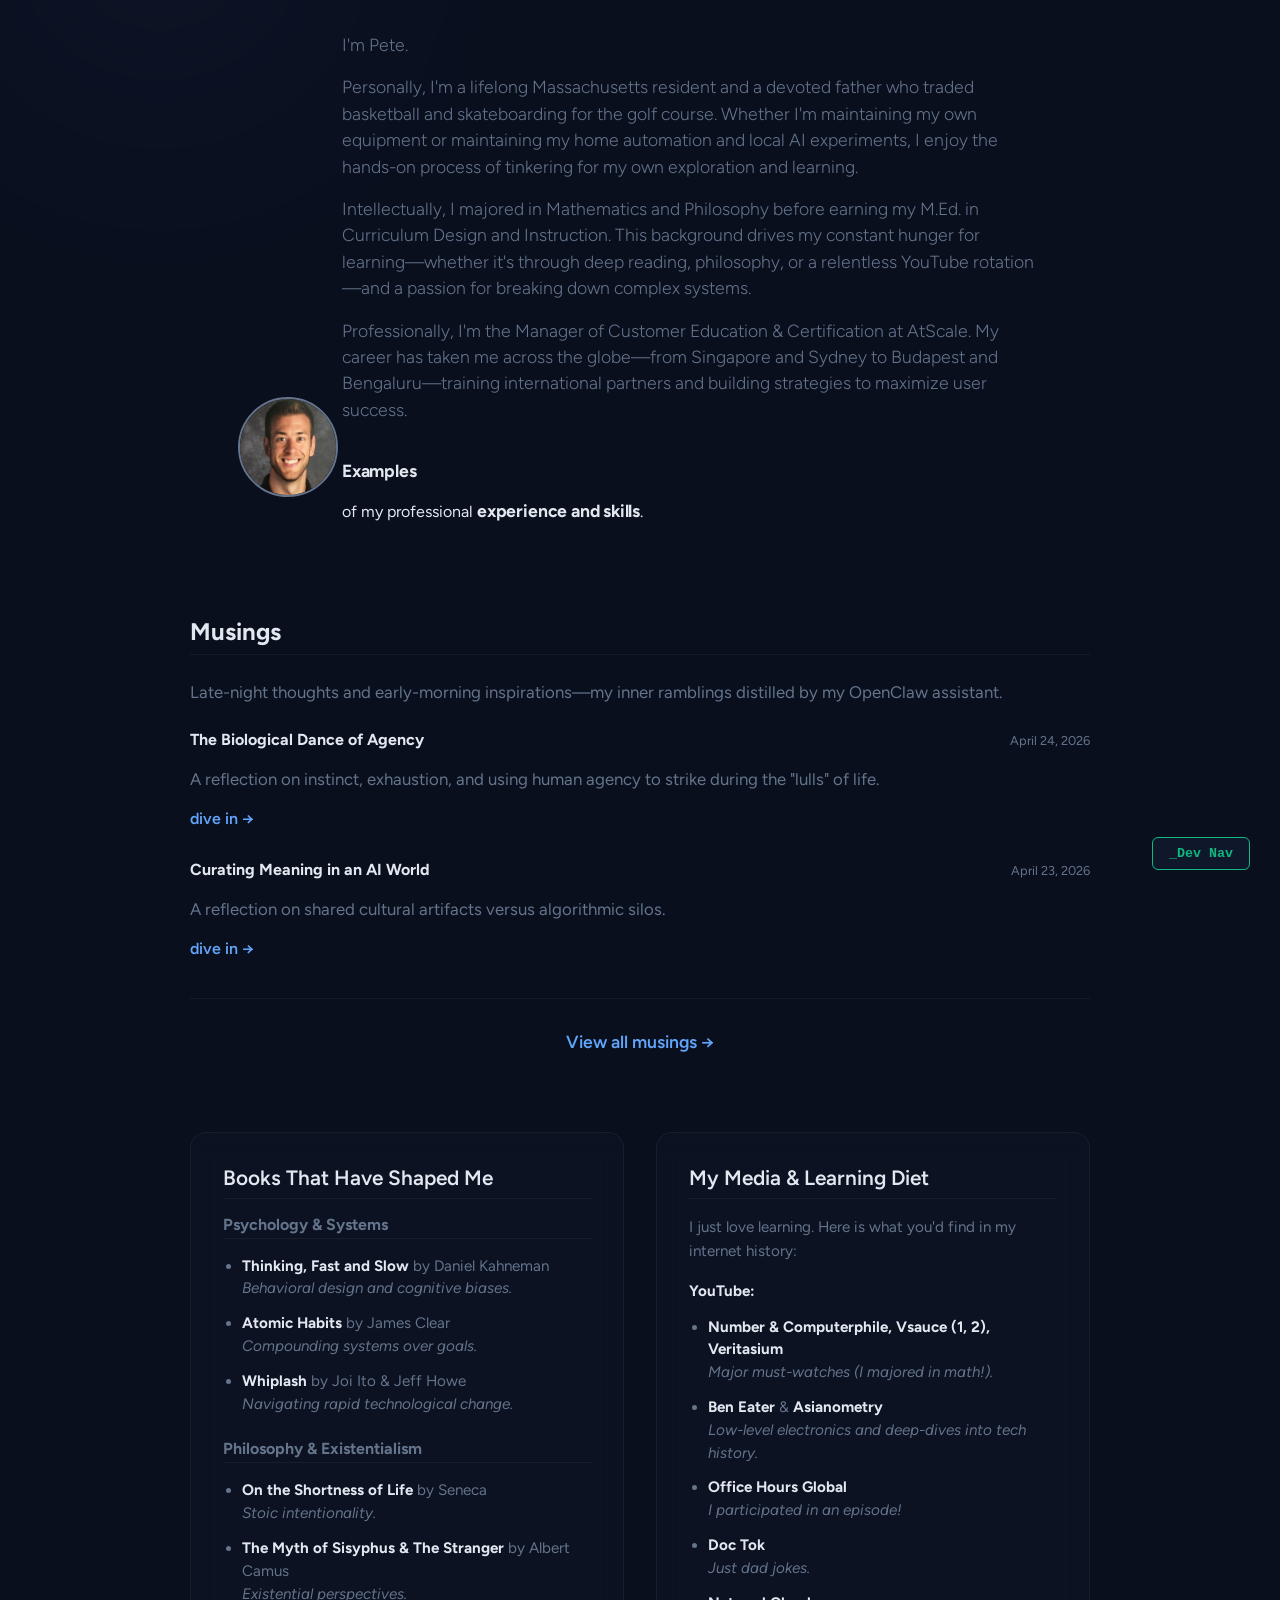
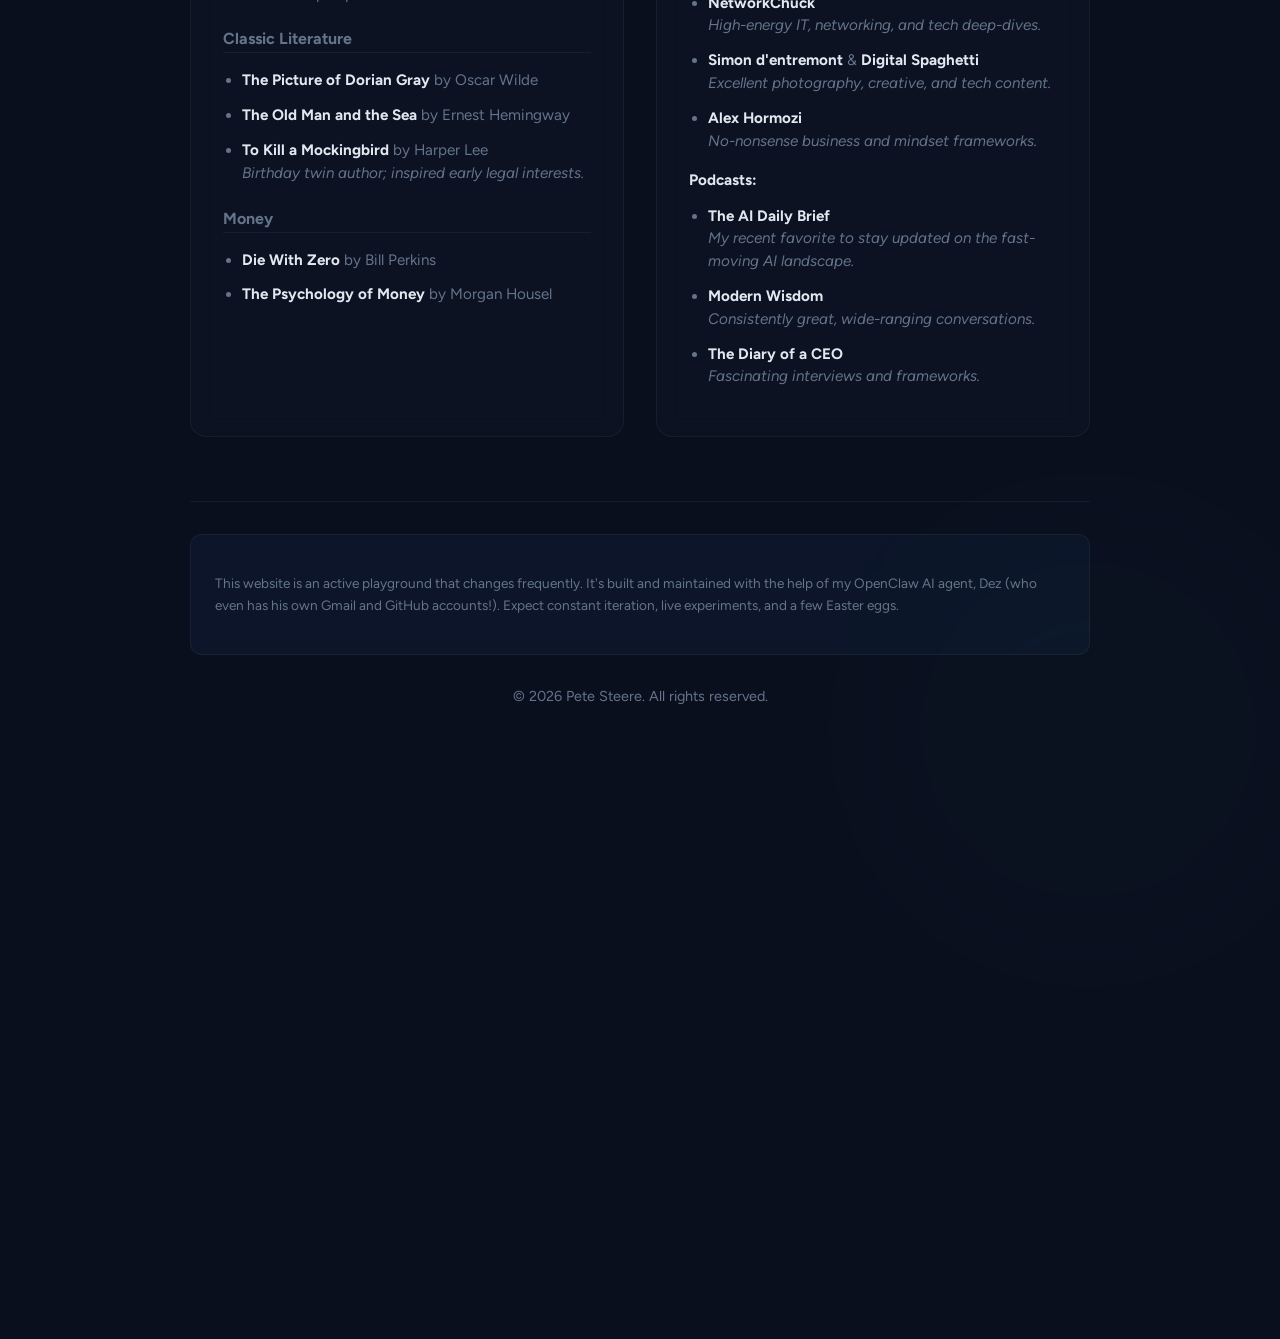
<file: index.html>
<!DOCTYPE html>
<html lang="en">
<head>
    <meta charset="UTF-8">
    <meta name="viewport" content="width=device-width, initial-scale=1.0">
    <title>Pete Steere | Professional Portfolio</title>
    <link rel="preconnect" href="https://fonts.googleapis.com">
    <link rel="preconnect" href="https://fonts.gstatic.com" crossorigin>
    <link href="https://fonts.googleapis.com/css2?family=Figtree:ital,wght@0,300..900;1,300..900&family=Inter:ital,opsz,wght@0,14..32,100..900;1,14..32,100..900&display=swap" rel="stylesheet">
    <link rel="stylesheet" href="style.css">
</head>
<body>
    <div class="ambient-light light-1"></div>
    <div class="ambient-light light-2"></div>
    
    <div class="container">
        <header>
            <img src="Portfolio/assets/documents/headshot_pete.png" 
                 alt="Pete Headshot" 
                 class="headshot-img"
                 style="margin-top: 2rem;">
            
            <div class="intro-block">
                <p>I'm Pete.</p>
                <p>Personally, I'm a lifelong Massachusetts resident and a devoted father who traded basketball and skateboarding for the golf course. Whether I'm maintaining my own equipment or maintaining my home automation and local AI experiments, I enjoy the hands-on process of tinkering for my own exploration and learning.</p>
                <p>Intellectually, I majored in Mathematics and Philosophy before earning my M.Ed. in Curriculum Design and Instruction. This background drives my constant hunger for learning—whether it's through deep reading, philosophy, or a relentless YouTube rotation—and a passion for breaking down complex systems.</p>
                <p>Professionally, I'm the Manager of Customer Education & Certification at AtScale. My career has taken me across the globe—from Singapore and Sydney to Budapest and Bengaluru—training international partners and building strategies to maximize user success.</p>
                <br>
                <p style="white-space: nowrap;">
                    <a href="Portfolio/index.html" class="text-link portfolio-link"><span class="wave-text">Examples</span><div class="link-glow"></div></a> 
                    of my professional 
                    <a href="AboutMe/index.html" class="text-link about-link"><span class="wave-text">experience and skills</span><div class="link-glow"></div></a>.
                </p>
            </div>
        </header>

        <section class="info-section">
            <div class="content-block" style="grid-column: 1 / -1;">
                <h2>Musings</h2>
                <p>Late-night thoughts and early-morning inspirations—my inner ramblings distilled by my OpenClaw assistant.</p>
                
                <div style="margin-top: 1.5rem;">
                    <div style="display: flex; justify-content: space-between; align-items: baseline; margin-bottom: 0.5rem;">
                        <strong>The Biological Dance of Agency</strong>
                        <span style="color: var(--text-muted); font-size: 0.8rem;">April 24, 2026</span>
                    </div>
                    <p style="margin-bottom: 0.5rem;">A reflection on instinct, exhaustion, and using human agency to strike during the "lulls" of life.</p>
                    <a href="Musings/index.html#biological-dance" class="article-link">dive in &rarr;</a>
                </div>

                <div style="margin-top: 2rem;">
                    <div style="display: flex; justify-content: space-between; align-items: baseline; margin-bottom: 0.5rem;">
                        <strong>Curating Meaning in an AI World</strong>
                        <span style="color: var(--text-muted); font-size: 0.8rem;">April 23, 2026</span>
                    </div>
                    <p style="margin-bottom: 0.5rem;">A reflection on shared cultural artifacts versus algorithmic silos.</p>
                    <a href="Musings/index.html#ai-world" class="article-link">dive in &rarr;</a>
                </div>

                <div style="margin-top: 2.5rem; text-align: center; border-top: 1px solid var(--border-color); padding-top: 1.5rem;">
                    <a href="Musings/index.html" class="article-link" style="font-size: 1.1rem;">View all musings &rarr;</a>
                </div>
            </div>
            
            <div class="info-card">
                <h2>Books That Have Shaped Me</h2>
                
                <h3 style="font-size: 1rem; color: var(--text-muted); margin-top: 0.5rem; border-bottom: 1px solid var(--border-color); padding-bottom: 0.25rem;">Psychology & Systems</h3>
                <ul>
                    <li><strong>Thinking, Fast and Slow</strong> by Daniel Kahneman<br><em>Behavioral design and cognitive biases.</em></li>
                    <li><strong>Atomic Habits</strong> by James Clear<br><em>Compounding systems over goals.</em></li>
                    <li><strong>Whiplash</strong> by Joi Ito & Jeff Howe<br><em>Navigating rapid technological change.</em></li>
                </ul>

                <h3 style="font-size: 1rem; color: var(--text-muted); margin-top: 1.5rem; border-bottom: 1px solid var(--border-color); padding-bottom: 0.25rem;">Philosophy & Existentialism</h3>
                <ul>
                    <li><strong>On the Shortness of Life</strong> by Seneca<br><em>Stoic intentionality.</em></li>
                    <li><strong>The Myth of Sisyphus & The Stranger</strong> by Albert Camus<br><em>Existential perspectives.</em></li>
                </ul>

                <h3 style="font-size: 1rem; color: var(--text-muted); margin-top: 1.5rem; border-bottom: 1px solid var(--border-color); padding-bottom: 0.25rem;">Classic Literature</h3>
                <ul>
                    <li><strong>The Picture of Dorian Gray</strong> by Oscar Wilde</li>
                    <li><strong>The Old Man and the Sea</strong> by Ernest Hemingway</li>
                    <li><strong>To Kill a Mockingbird</strong> by Harper Lee<br><em>Birthday twin author; inspired early legal interests.</em></li>
                </ul>
                
                <h3 style="font-size: 1rem; color: var(--text-muted); margin-top: 1.5rem; border-bottom: 1px solid var(--border-color); padding-bottom: 0.25rem;">Money</h3>
                <ul>
                    <li><strong>Die With Zero</strong> by Bill Perkins</li>
                    <li><strong>The Psychology of Money</strong> by Morgan Housel</li>
                </ul>
            </div>

            <div class="info-card">
                <h2>My Media & Learning Diet</h2>
                <p>I just love learning. Here is what you'd find in my internet history:</p>
                
                <p style="margin-top: 1rem;"><strong>YouTube:</strong></p>
                <ul>
                    <li><strong><a href="https://www.youtube.com/@numberphile" target="_blank" style="color: inherit; text-decoration: none;">Number</a> & <a href="https://www.youtube.com/@computerphile" target="_blank" style="color: inherit; text-decoration: none;">Computerphile</a>, <a href="https://www.youtube.com/@vsauce" target="_blank" style="color: inherit; text-decoration: none;">Vsauce (1, 2)</a>, <a href="https://www.youtube.com/@veritasium" target="_blank" style="color: inherit; text-decoration: none;">Veritasium</a></strong><br><em>Major must-watches (I majored in math!).</em></li>
                    <li><a href="https://www.youtube.com/@BenEater" target="_blank" style="color: inherit; text-decoration: none;"><strong>Ben Eater</strong></a> & <a href="https://www.youtube.com/@Asianometry" target="_blank" style="color: inherit; text-decoration: none;"><strong>Asianometry</strong></a><br><em>Low-level electronics and deep-dives into tech history.</em></li>
                    <li><a href="https://www.youtube.com/@OfficeHoursGlobal" target="_blank" style="color: inherit; text-decoration: none;"><strong>Office Hours Global</strong></a><br><em>I participated in an episode!</em></li>
                    <li><a href="https://www.youtube.com/@doctok" target="_blank" style="color: inherit; text-decoration: none;"><strong>Doc Tok</strong></a><br><em>Just dad jokes.</em></li>
                    <li><a href="https://www.youtube.com/@NetworkChuck" target="_blank" style="color: inherit; text-decoration: none;"><strong>NetworkChuck</strong></a><br><em>High-energy IT, networking, and tech deep-dives.</em></li>
                    <li><a href="https://www.youtube.com/@simon_dentremont" target="_blank" style="color: inherit; text-decoration: none;"><strong>Simon d'entremont</strong></a> & <a href="https://www.youtube.com/@digspaghetti" target="_blank" style="color: inherit; text-decoration: none;"><strong>Digital Spaghetti</strong></a><br><em>Excellent photography, creative, and tech content.</em></li>
                    <li><a href="https://www.youtube.com/@AlexHormozi" target="_blank" style="color: inherit; text-decoration: none;"><strong>Alex Hormozi</strong></a><br><em>No-nonsense business and mindset frameworks.</em></li>
                </ul>

                <p style="margin-top: 1rem;"><strong>Podcasts:</strong></p>
                <ul>
                    <li><a href="https://open.spotify.com/show/3689v9bc779nU9p9AfN6uB" target="_blank" style="color: inherit; text-decoration: none;"><strong>The AI Daily Brief</strong></a><br><em>My recent favorite to stay updated on the fast-moving AI landscape.</em></li>
                    <li><a href="https://www.youtube.com/@ChrisWillx" target="_blank" style="color: inherit; text-decoration: none;"><strong>Modern Wisdom</strong></a><br><em>Consistently great, wide-ranging conversations.</em></li>
                    <li><a href="https://www.youtube.com/@DiaryOfACEO" target="_blank" style="color: inherit; text-decoration: none;"><strong>The Diary of a CEO</strong></a><br><em>Fascinating interviews and frameworks.</em></li>
                </ul>
            </div>
        </section>

        <footer>
            <div class="footer-disclaimer">
                <p>This website is an active playground that changes frequently. It's built and maintained with the help of my OpenClaw AI agent, Dez (who even has his own Gmail and GitHub accounts!). Expect constant iteration, live experiments, and a few Easter eggs.</p>
            </div>
            <p>&copy; 2026 Pete Steere. All rights reserved.</p>
        </footer>
    </div>
    <script src="terminal.js"></script>
    <script>
        // Wrap letters for wave animation
        document.querySelectorAll('.wave-text').forEach(el => {
            const text = el.innerText;
            el.innerHTML = text.split('').map((letter, i) => {
                if (letter === ' ') return '<span>&nbsp;</span>';
                return `<span style="animation-delay: ${i * 0.05}s">${letter}</span>`;
            }).join('');
        });
    </script>
</body>
</html>
</file>
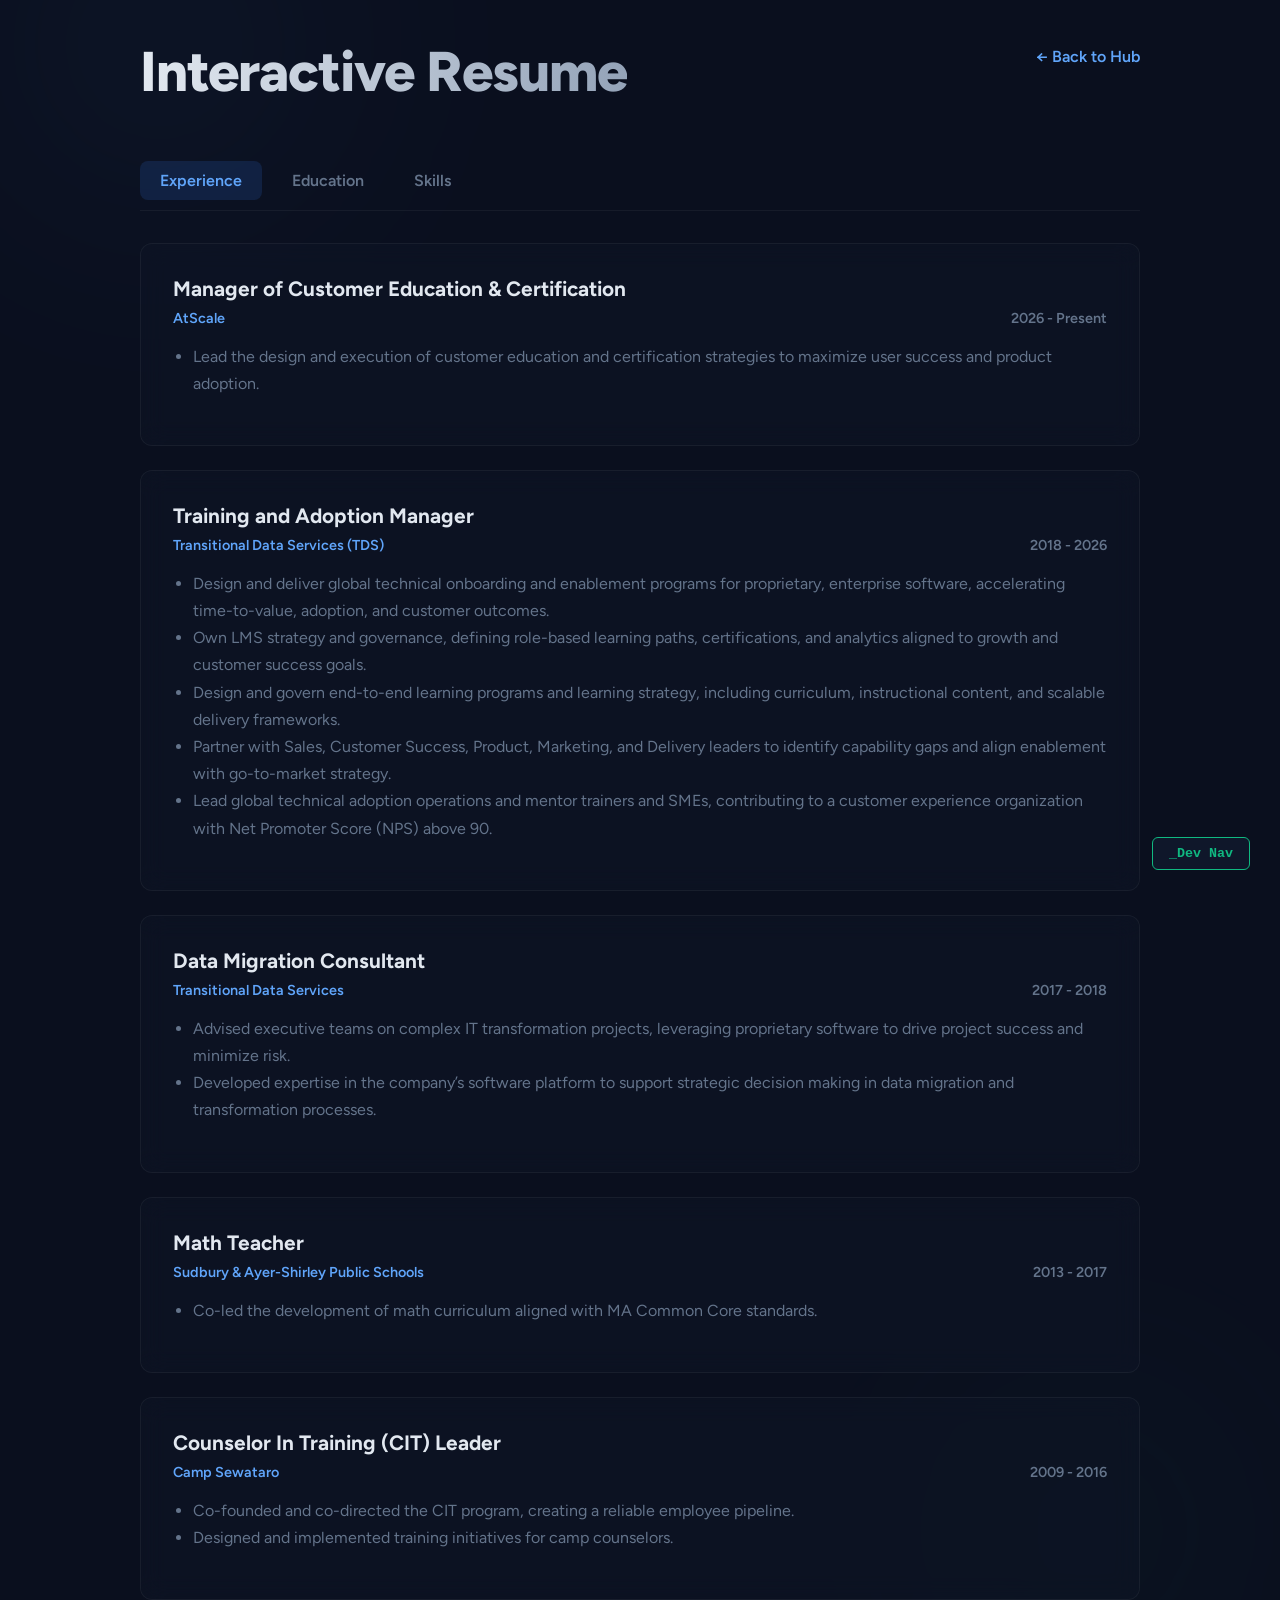
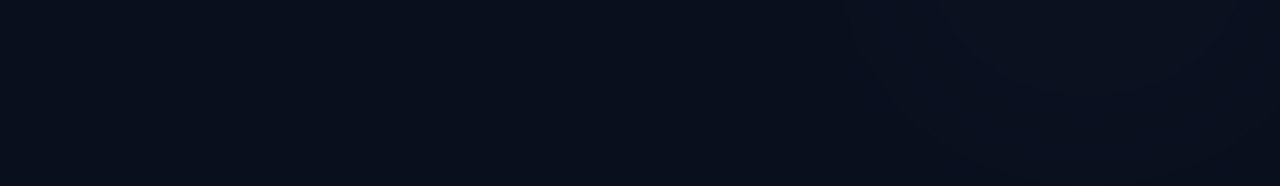
<file: AboutMe/index.html>
<!DOCTYPE html>
<html lang="en">
<head>
    <meta charset="UTF-8">
    <meta name="viewport" content="width=device-width, initial-scale=1.0">
    <title>About Me | Resume</title>
    <link rel="preconnect" href="https://fonts.googleapis.com">
    <link rel="preconnect" href="https://fonts.gstatic.com" crossorigin>
    <link href="https://fonts.googleapis.com/css2?family=Figtree:ital,wght@0,300..900;1,300..900&family=Inter:ital,opsz,wght@0,14..32,100..900;1,14..32,100..900&display=swap" rel="stylesheet">
    <link rel="stylesheet" href="../style.css">
    <style>
        .resume-container {
            max-width: 1000px;
            margin: 0 auto;
            width: 90%;
            z-index: 1;
            position: relative;
            text-align: left;
        }
        .header-nav {
            margin-bottom: 3rem;
            display: flex;
            justify-content: space-between;
            align-items: center;
        }
        .back-link {
            color: var(--primary);
            text-decoration: none;
            font-weight: 600;
            display: inline-flex;
            align-items: center;
            gap: 5px;
            transition: color 0.2s;
        }
        .back-link:hover {
            color: #60a5fa;
        }
        .tabs {
            display: flex;
            gap: 10px;
            margin-bottom: 2rem;
            border-bottom: 1px solid var(--border-color);
            padding-bottom: 10px;
            overflow-x: auto;
        }
        .tab-btn {
            background: transparent;
            border: none;
            color: var(--text-muted);
            font-family: inherit;
            font-size: 1rem;
            font-weight: 600;
            cursor: pointer;
            padding: 10px 20px;
            border-radius: 8px;
            transition: all 0.3s ease;
        }
        .tab-btn:hover {
            background: rgba(255,255,255,0.05);
            color: var(--text-main);
        }
        .tab-btn.active {
            background: rgba(59, 130, 246, 0.15);
            color: var(--primary);
        }
        .tab-content {
            display: none;
            animation: fadeIn 0.4s ease-out;
        }
        .tab-content.active {
            display: block;
        }
        .timeline-item {
            background: var(--bg-surface);
            backdrop-filter: blur(12px);
            -webkit-backdrop-filter: blur(12px);
            border: 1px solid var(--border-color);
            border-radius: 12px;
            padding: 2rem;
            margin-bottom: 1.5rem;
            transition: transform 0.3s ease, border-color 0.3s ease;
        }
        .timeline-item:hover {
            transform: translateX(10px);
            border-color: rgba(255,255,255,0.2);
        }
        .timeline-item h3 {
            margin: 0 0 0.5rem 0;
            color: var(--text-main);
            font-size: 1.3rem;
        }
        .timeline-meta {
            color: var(--primary);
            font-weight: 600;
            font-size: 0.9rem;
            margin-bottom: 1rem;
            display: flex;
            justify-content: space-between;
        }
        .timeline-meta span.date {
            color: var(--text-muted);
        }
        ul.job-tasks {
            color: var(--text-muted);
            padding-left: 20px;
            line-height: 1.7;
        }
        @keyframes fadeIn {
            from { opacity: 0; transform: translateY(10px); }
            to { opacity: 1; transform: translateY(0); }
        }
        .skills-grid {
            display: grid;
            grid-template-columns: repeat(auto-fit, minmax(200px, 1fr));
            gap: 15px;
        }
        .skill-tag {
            background: rgba(16, 185, 129, 0.1);
            color: var(--secondary);
            padding: 10px 15px;
            border-radius: 8px;
            border: 1px solid rgba(16, 185, 129, 0.2);
            text-align: center;
            font-weight: 600;
        }
    </style>
</head>
<body>
    <div class="ambient-light light-1"></div>
    <div class="ambient-light light-2"></div>
    
    <div class="resume-container">
        <header class="header-nav">
            <h1>Interactive Resume</h1>
            <a href="../index.html" class="back-link">← Back to Hub</a>
        </header>

        <div class="tabs">
            <button class="tab-btn active" onclick="showTab('experience')">Experience</button>
            <button class="tab-btn" onclick="showTab('education')">Education</button>
            <button class="tab-btn" onclick="showTab('skills')">Skills</button>
        </div>

        <!-- Experience Tab -->
        <div id="experience" class="tab-content active">
            <div class="timeline-item">
                <h3>Manager of Customer Education & Certification</h3>
                <div class="timeline-meta">
                    <span>AtScale</span>
                    <span class="date">2026 - Present</span>
                </div>
                <ul class="job-tasks">
                    <li>Lead the design and execution of customer education and certification strategies to maximize user success and product adoption.</li>
                </ul>
            </div>
            <div class="timeline-item">
                <h3>Training and Adoption Manager</h3>
                <div class="timeline-meta">
                    <span>Transitional Data Services (TDS)</span>
                    <span class="date">2018 - 2026</span>
                </div>
                <ul class="job-tasks">
                    <li>Design and deliver global technical onboarding and enablement programs for proprietary, enterprise software, accelerating time-to-value, adoption, and customer outcomes.</li>
                    <li>Own LMS strategy and governance, defining role-based learning paths, certifications, and analytics aligned to growth and customer success goals.</li>
                    <li>Design and govern end-to-end learning programs and learning strategy, including curriculum, instructional content, and scalable delivery frameworks.</li>
                    <li>Partner with Sales, Customer Success, Product, Marketing, and Delivery leaders to identify capability gaps and align enablement with go-to-market strategy.</li>
                    <li>Lead global technical adoption operations and mentor trainers and SMEs, contributing to a customer experience organization with Net Promoter Score (NPS) above 90.</li>
                </ul>
            </div>
            <div class="timeline-item">
                <h3>Data Migration Consultant</h3>
                <div class="timeline-meta">
                    <span>Transitional Data Services</span>
                    <span class="date">2017 - 2018</span>
                </div>
                <ul class="job-tasks">
                    <li>Advised executive teams on complex IT transformation projects, leveraging proprietary software to drive project success and minimize risk.</li>
                    <li>Developed expertise in the company’s software platform to support strategic decision making in data migration and transformation processes.</li>
                </ul>
            </div>
            <div class="timeline-item">
                <h3>Math Teacher</h3>
                <div class="timeline-meta">
                    <span>Sudbury & Ayer-Shirley Public Schools</span>
                    <span class="date">2013 - 2017</span>
                </div>
                <ul class="job-tasks">
                    <li>Co-led the development of math curriculum aligned with MA Common Core standards.</li>
                </ul>
            </div>
            <div class="timeline-item">
                <h3>Counselor In Training (CIT) Leader</h3>
                <div class="timeline-meta">
                    <span>Camp Sewataro</span>
                    <span class="date">2009 - 2016</span>
                </div>
                <ul class="job-tasks">
                    <li>Co-founded and co-directed the CIT program, creating a reliable employee pipeline.</li>
                    <li>Designed and implemented training initiatives for camp counselors.</li>
                </ul>
            </div>
        </div>

        <!-- Education Tab -->
        <div id="education" class="tab-content">
            <div class="timeline-item">
                <h3>Masters of Education (M.Ed.)</h3>
                <div class="timeline-meta">
                    <span>University of Massachusetts Lowell</span>
                    <span class="date">Math Curriculum & Instruction</span>
                </div>
            </div>
            <div class="timeline-item">
                <h3>Bachelor of Arts (B.A)</h3>
                <div class="timeline-meta">
                    <span>University of Massachusetts Lowell</span>
                    <span class="date">Mathematics & Philosophy</span>
                </div>
            </div>
            <div class="timeline-item">
                <h3>Masters Certificate</h3>
                <div class="timeline-meta">
                    <span>Villanova University</span>
                    <span class="date">Software Testing</span>
                </div>
            </div>
        </div>

        <!-- Skills Tab -->
        <div id="skills" class="tab-content">
            <div class="timeline-item">
                <h3>Core Competencies & Expertise</h3>
                <div class="skills-grid" style="margin-top: 15px;">
                    <div class="skill-tag">Technical Training & Enablement</div>
                    <div class="skill-tag">Learning Management Systems (TalentLMS, Docebo)</div>
                    <div class="skill-tag">Curriculum Architecture</div>
                    <div class="skill-tag">Training Content Development (Camtasia)</div>
                    <div class="skill-tag">Technical Writing & Knowledge Base</div>
                    <div class="skill-tag">Program Governance & Analytics</div>
                    <div class="skill-tag">Cross-Functional Leadership</div>
                    <div class="skill-tag">Scripting & Automation (PWSH, Groovy)</div>
                </div>
            </div>
            <div class="timeline-item">
                <h3>Summary</h3>
                <p style="color: var(--text-muted); line-height: 1.7;">
                    Results-driven leader with over a decade of experience designing, scaling, and operating global, technical onboarding, coaching, and adoption programs for complex enterprise software. Proven ability to design and execute strategic initiatives that improve organizational effectiveness, enhance stakeholder engagement, and support business goals.
                </p>
            </div>
        </div>

    </div>

    <script>
        function showTab(tabId) {
            // Remove active class from all tabs and contents
            document.querySelectorAll('.tab-btn').forEach(btn => btn.classList.remove('active'));
            document.querySelectorAll('.tab-content').forEach(content => content.classList.remove('active'));
            
            // Add active class to clicked tab and corresponding content
            document.querySelector(`button[onclick="showTab('${tabId}')"]`).classList.add('active');
            document.getElementById(tabId).classList.add('active');
        }
    </script>
    <script src="../terminal.js"></script>
</body>
</html>
</file>
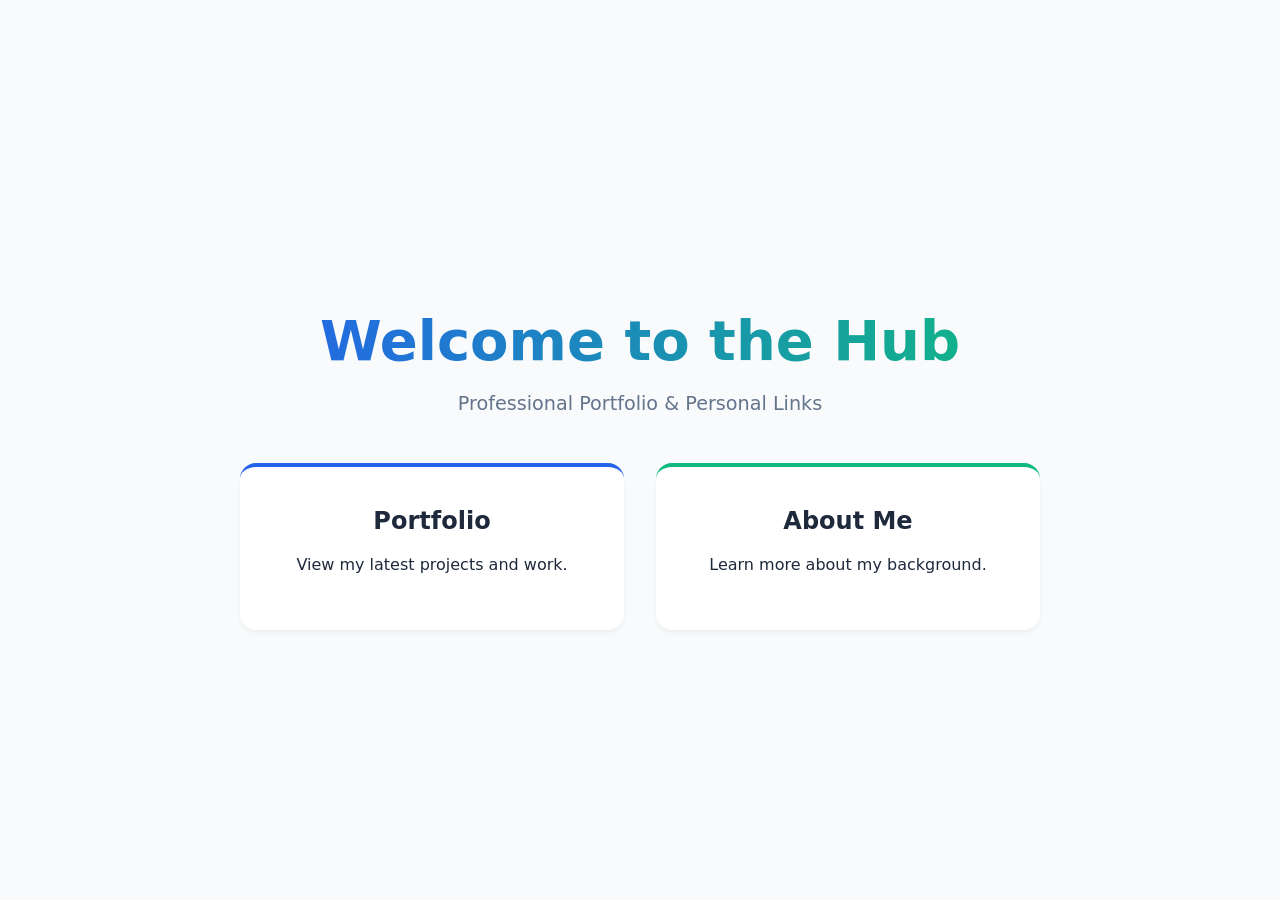
<file: Main/index.html>
<!DOCTYPE html>
<html lang="en">
<head>
    <meta charset="UTF-8">
    <meta name="viewport" content="width=device-width, initial-scale=1.0">
    <title>Main Hub</title>
    <link rel="stylesheet" href="style.css">
</head>
<body>
    <div class="container">
        <header>
            <h1>Welcome to the Hub</h1>
            <p>Professional Portfolio & Personal Links</p>
        </header>
        <nav class="links-grid">
            <a href="../Portfolio/index.html" class="card portfolio-card">
                <h2>Portfolio</h2>
                <p>View my latest projects and work.</p>
            </a>
            <a href="../AboutMe/index.html" class="card about-card">
                <h2>About Me</h2>
                <p>Learn more about my background.</p>
            </a>
        </nav>
    </div>
</body>
</html>
</file>
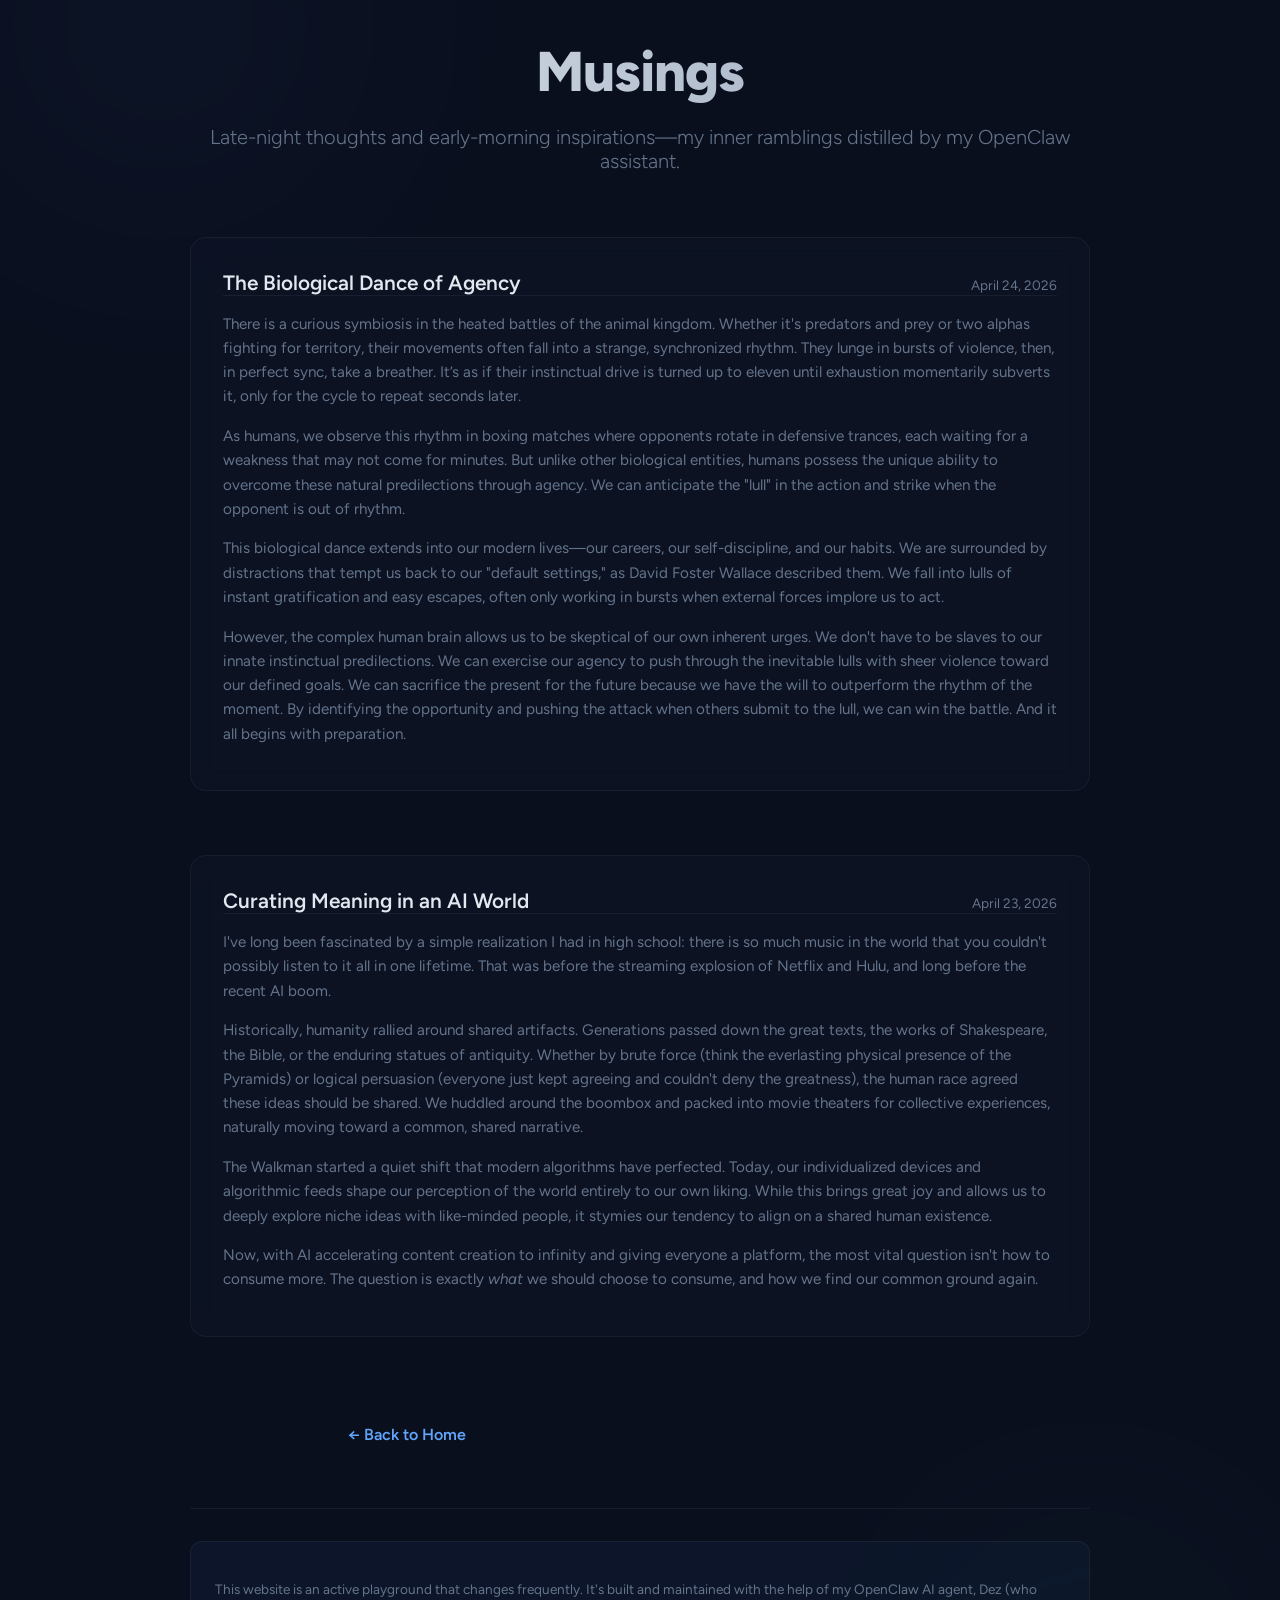
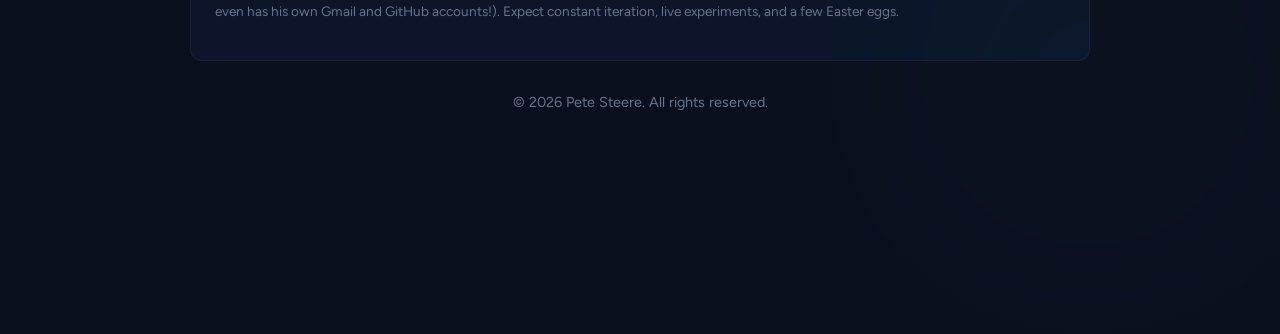
<file: Musings/index.html>
<!DOCTYPE html>
<html lang="en">
<head>
    <meta charset="UTF-8">
    <meta name="viewport" content="width=device-width, initial-scale=1.0">
    <title>Musings | Pete Steere</title>
    <link rel="preconnect" href="https://fonts.googleapis.com">
    <link rel="preconnect" href="https://fonts.gstatic.com" crossorigin>
    <link href="https://fonts.googleapis.com/css2?family=Figtree:ital,wght@0,300..900;1,300..900&family=Inter:ital,opsz,wght@0,14..32,100..900;1,14..32,100..900&display=swap" rel="stylesheet">
    <link rel="stylesheet" href="../style.css">
</head>
<body>
    <div class="ambient-light light-1"></div>
    <div class="ambient-light light-2"></div>
    
    <div class="container">
        <header>
            <a href="../index.html" style="text-decoration: none; color: inherit;">
                <h1>Musings</h1>
            </a>
            <p>Late-night thoughts and early-morning inspirations—my inner ramblings distilled by my OpenClaw assistant.</p>
        </header>

        <section class="info-section">
            <!-- ARTICLE 2: The Biological Dance of Agency -->
            <article class="info-card" id="biological-dance" style="grid-column: 1 / -1;">
                <div style="display: flex; justify-content: space-between; align-items: baseline; border-bottom: 1px solid var(--border-color); margin-bottom: 1rem;">
                    <h2 style="border: none; margin: 0; padding: 0;">The Biological Dance of Agency</h2>
                    <span style="color: var(--text-muted); font-size: 0.85rem;">April 24, 2026</span>
                </div>
                <p>There is a curious symbiosis in the heated battles of the animal kingdom. Whether it's predators and prey or two alphas fighting for territory, their movements often fall into a strange, synchronized rhythm. They lunge in bursts of violence, then, in perfect sync, take a breather. It’s as if their instinctual drive is turned up to eleven until exhaustion momentarily subverts it, only for the cycle to repeat seconds later.</p>
                <p>As humans, we observe this rhythm in boxing matches where opponents rotate in defensive trances, each waiting for a weakness that may not come for minutes. But unlike other biological entities, humans possess the unique ability to overcome these natural predilections through agency. We can anticipate the "lull" in the action and strike when the opponent is out of rhythm.</p>
                <p>This biological dance extends into our modern lives—our careers, our self-discipline, and our habits. We are surrounded by distractions that tempt us back to our "default settings," as David Foster Wallace described them. We fall into lulls of instant gratification and easy escapes, often only working in bursts when external forces implore us to act.</p>
                <p>However, the complex human brain allows us to be skeptical of our own inherent urges. We don't have to be slaves to our innate instinctual predilections. We can exercise our agency to push through the inevitable lulls with sheer violence toward our defined goals. We can sacrifice the present for the future because we have the will to outperform the rhythm of the moment. By identifying the opportunity and pushing the attack when others submit to the lull, we can win the battle. And it all begins with preparation.</p>
            </article>

            <!-- ARTICLE 1: Curating Meaning in an AI World -->
            <article class="info-card" id="ai-world" style="grid-column: 1 / -1; margin-top: 2rem;">
                <div style="display: flex; justify-content: space-between; align-items: baseline; border-bottom: 1px solid var(--border-color); margin-bottom: 1rem;">
                    <h2 style="border: none; margin: 0; padding: 0;">Curating Meaning in an AI World</h2>
                    <span style="color: var(--text-muted); font-size: 0.85rem;">April 23, 2026</span>
                </div>
                <p>I've long been fascinated by a simple realization I had in high school: there is so much music in the world that you couldn't possibly listen to it all in one lifetime. That was before the streaming explosion of Netflix and Hulu, and long before the recent AI boom.</p>
                <p>Historically, humanity rallied around shared artifacts. Generations passed down the great texts, the works of Shakespeare, the Bible, or the enduring statues of antiquity. Whether by brute force (think the everlasting physical presence of the Pyramids) or logical persuasion (everyone just kept agreeing and couldn't deny the greatness), the human race agreed these ideas should be shared. We huddled around the boombox and packed into movie theaters for collective experiences, naturally moving toward a common, shared narrative.</p>
                <p>The Walkman started a quiet shift that modern algorithms have perfected. Today, our individualized devices and algorithmic feeds shape our perception of the world entirely to our own liking. While this brings great joy and allows us to deeply explore niche ideas with like-minded people, it stymies our tendency to align on a shared human existence.</p>
                <p>Now, with AI accelerating content creation to infinity and giving everyone a platform, the most vital question isn't how to consume more. The question is exactly <em>what</em> we should choose to consume, and how we find our common ground again.</p>
            </article>

            <div style="text-align: center; margin-top: 3rem;">
                <a href="../index.html" class="article-link">&larr; Back to Home</a>
            </div>
        </section>

        <footer>
            <div class="footer-disclaimer">
                <p>This website is an active playground that changes frequently. It's built and maintained with the help of my OpenClaw AI agent, Dez (who even has his own Gmail and GitHub accounts!). Expect constant iteration, live experiments, and a few Easter eggs.</p>
            </div>
            <p>&copy; 2026 Pete Steere. All rights reserved.</p>
        </footer>
    </div>
</body>
</html>
</file>
<file: style.css>
:root {
    --primary: #60a5fa; /* Muted blue */
    --secondary: #34d399; /* Muted emerald */
    --bg-base: #0a0f1e; /* Deeper, cooler slate */
    --bg-surface: rgba(15, 23, 42, 0.4); /* Darker glass */
    --text-main: #e2e8f0; /* Soft white/grey */
    --text-muted: #64748b; /* Muted slate grey */
    --border-color: rgba(255, 255, 255, 0.05); /* Very subtle borders */
}

* {
    box-sizing: border-box;
}

body {
    font-family: 'Figtree', 'Inter', -apple-system, BlinkMacSystemFont, 'Segoe UI', Roboto, Helvetica, Arial, sans-serif;
    background-color: var(--bg-base);
    color: var(--text-main);
    margin: 0;
    padding: 0;
    display: flex;
    justify-content: center;
    align-items: center;
    min-height: 100vh;
    overflow-x: hidden;
    position: relative;
}

/* Elegant ambient light effects */
.ambient-light {
    position: absolute;
    border-radius: 50%;
    filter: blur(120px);
    z-index: 0;
    opacity: 0.4; /* Significantly muted */
    animation: float 12s infinite alternate ease-in-out;
}

.light-1 {
    width: 45vw;
    height: 45vw;
    background: radial-gradient(circle, rgba(96, 165, 250, 0.15) 0%, rgba(10, 15, 30, 0) 70%);
    top: -15%;
    left: -10%;
}

.light-2 {
    width: 40vw;
    height: 40vw;
    background: radial-gradient(circle, rgba(52, 211, 153, 0.1) 0%, rgba(10, 15, 30, 0) 70%);
    bottom: -10%;
    right: -5%;
    animation-delay: -3s;
    animation-duration: 15s;
}

@keyframes float {
    0% { transform: translate(0, 0) scale(1); }
    50% { transform: translate(5%, 10%) scale(1.1); }
    100% { transform: translate(-5%, 5%) scale(0.95); }
}

.container {
    max-width: 900px;
    width: 90%;
    text-align: center;
    z-index: 1;
    position: relative;
}

header {
    margin-bottom: 4rem;
    animation: fadeInDown 1s ease-out;
}

header h1 {
    font-size: 3.5rem;
    font-weight: 800;
    color: var(--text-main);
    margin-bottom: 0.5rem;
    letter-spacing: -1px;
    background: linear-gradient(to right, #e2e8f0, #94a3b8);
    -webkit-background-clip: text;
    -webkit-text-fill-color: transparent;
}

header p {
    font-size: 1.25rem;
    color: var(--text-muted);
    font-weight: 300;
}

.intro-block {
    max-width: 700px;
    margin: 2rem auto 0;
    text-align: left;
    display: inline-block; /* Ensure the block only takes as much width as it needs up to max-width */
}

.intro-block p {
    font-size: 1.1rem;
    line-height: 1.5; /* Increased for better link clearance */
    margin: 0 0 1rem 0; /* Return between paragraphs, no indent */
    color: var(--text-muted);
    text-align: left;
}

.text-link {
    text-decoration: none;
    color: var(--text-main);
    position: relative;
    transition: all 0.3s ease;
    display: inline;
}

.text-link span {
    font-size: 1.1rem; /* Match paragraph size */
    font-weight: 700;
    letter-spacing: -0.2px;
    z-index: 2;
    position: relative;
    display: inline;
    color: var(--text-main);
}

.link-glow {
    position: absolute;
    width: 150%;
    height: 150%;
    background: var(--primary);
    filter: blur(25px);
    border-radius: 50%;
    opacity: 0;
    transition: opacity 0.4s ease;
    pointer-events: none;
    top: 50%;
    left: 50%;
    transform: translate(-50%, -50%);
    z-index: 1;
}

.portfolio-link:hover span {
    color: var(--primary);
}

.portfolio-link:hover .link-glow {
    opacity: 0.4;
}

.about-link:hover span {
    color: var(--secondary);
}

.about-link:hover .link-glow {
    background: var(--secondary);
    opacity: 0.3;
}

/* Wave Text Animation */
.wave-text span {
    display: inline-block;
    transition: transform 0.3s ease;
}

.text-link:hover .wave-text span {
    animation: wave 0.8s ease-in-out infinite;
}

@keyframes wave {
    0%, 100% { transform: translateY(0); }
    50% { transform: translateY(-5px); }
}

.headshot-img {
    width: 100px;
    height: 100px;
    border-radius: 50%;
    object-fit: cover;
    border: 2px solid var(--text-muted);
    margin-bottom: 20px;
    animation: borderBreathe 4s infinite alternate ease-in-out;
}

@keyframes borderBreathe {
    0% {
        border-color: rgba(148, 163, 184, 0.2);
        box-shadow: 0 0 5px rgba(148, 163, 184, 0.1);
    }
    100% {
        border-color: rgba(148, 163, 184, 0.7);
        box-shadow: 0 0 15px rgba(148, 163, 184, 0.5);
    }
}

@keyframes fadeInDown {
    from {
        opacity: 0;
        transform: translateY(-20px);
    }
    to {
        opacity: 1;
        transform: translateY(0);
    }
}

/* Home Page Content Sections */
.disclaimer {
    background: rgba(148, 163, 184, 0.05);
    border-left: 2px solid var(--primary);
    padding: 1rem 1.5rem;
    margin-bottom: 2.5rem;
    border-radius: 0 8px 8px 0;
    text-align: left;
    font-size: 0.9rem;
    color: var(--text-muted);
    line-height: 1.5;
    animation: fadeInDown 1.2s ease-out;
}

.info-section {
    display: grid;
    grid-template-columns: 1fr;
    gap: 2rem;
    margin-top: 3rem;
    margin-bottom: 3rem;
}

@media (min-width: 768px) {
    .info-section {
        grid-template-columns: 1fr 1fr;
    }
}

.info-card {
    background: var(--bg-surface);
    backdrop-filter: blur(12px);
    -webkit-backdrop-filter: blur(12px);
    padding: 2rem;
    border-radius: 16px;
    border: 1px solid var(--border-color);
    text-align: left;
    color: var(--text-main);
    transition: transform 0.3s ease;
}

.info-card:hover {
    transform: translateY(-4px);
    border-color: rgba(255, 255, 255, 0.2);
}

.info-card h2 {
    margin-top: 0;
    font-size: 1.3rem;
    font-weight: 600;
    color: var(--text-main);
    border-bottom: 1px solid var(--border-color);
    padding-bottom: 0.5rem;
    margin-bottom: 1rem;
}

/* Plain Content Blocks (No Cards) */
.content-block {
    text-align: left;
    color: var(--text-main);
    margin-bottom: 2rem;
    padding: 1rem 0;
}

.content-block p {
    text-align: left;
}

.content-block h2 {
    margin-top: 0;
    font-size: 1.5rem;
    font-weight: 700;
    color: var(--text-main);
    border-bottom: 1px solid var(--border-color);
    padding-bottom: 0.5rem;
    margin-bottom: 1.5rem;
}

.content-block p {
    color: var(--text-muted);
    line-height: 1.6;
    font-size: 1.05rem;
    margin-bottom: 1rem;
}

.info-card p {
    color: var(--text-muted);
    line-height: 1.6;
    font-size: 0.95rem;
    margin-bottom: 0.75rem;
}

.info-card ul {
    padding-left: 1.2rem;
    margin-top: 0.5rem;
}

.info-card li {
    color: var(--text-muted);
    line-height: 1.5;
    font-size: 0.95rem;
    margin-bottom: 0.75rem;
}

.info-card strong {
    color: var(--text-main);
}

/* Footer & Disclaimer Styles */
footer {
    margin-top: 4rem;
    padding-top: 2rem;
    padding-bottom: 2rem;
    border-top: 1px solid var(--border-color);
    color: var(--text-muted);
    font-size: 0.9rem;
}

.footer-disclaimer {
    background: rgba(59, 130, 246, 0.05);
    border: 1px solid var(--border-color);
    padding: 1.5rem;
    margin-bottom: 2rem;
    border-radius: 12px;
    text-align: left;
    font-size: 0.85rem;
    color: var(--text-muted);
    line-height: 1.6;
}

.footer-disclaimer strong {
    color: var(--text-main);
}

.article-link {
    display: inline-block;
    margin-top: 0.5rem;
    color: var(--primary);
    text-decoration: none;
    font-weight: 600;
}

.article-link:hover {
    text-decoration: underline;
}

/* Dev Nav Terminal */
#dev-nav-wrapper {
    position: fixed;
    bottom: 30px;
    right: 30px;
    z-index: 100;
    font-family: 'Courier New', Courier, monospace;
    display: flex;
    flex-direction: column;
    align-items: flex-end;
}

#dev-nav-toggle {
    background: var(--bg-base);
    color: var(--secondary);
    border: 1px solid var(--secondary);
    padding: 8px 16px;
    cursor: pointer;
    font-family: inherit;
    font-weight: bold;
    border-radius: 6px;
    transition: all 0.2s ease;
}

#dev-nav-toggle:hover {
    background: var(--secondary);
    color: var(--bg-base);
}

#dev-terminal {
    background: rgba(15, 23, 42, 0.95);
    border: 1px solid var(--secondary);
    width: 380px;
    height: 280px;
    margin-bottom: 12px;
    border-radius: 8px;
    display: flex;
    flex-direction: column;
    padding: 12px;
    color: var(--secondary);
    box-shadow: 0 10px 30px rgba(0,0,0,0.5);
    transition: opacity 0.3s ease, transform 0.3s ease;
    transform-origin: bottom right;
}

#dev-terminal.hidden {
    opacity: 0;
    transform: scale(0.9) translateY(20px);
    pointer-events: none;
}

#terminal-output {
    flex-grow: 1;
    overflow-y: auto;
    margin-bottom: 10px;
    font-size: 0.9rem;
    line-height: 1.4;
}

#terminal-output div {
    margin-bottom: 4px;
}

#terminal-input-line {
    display: flex;
    align-items: center;
    border-top: 1px solid rgba(16, 185, 129, 0.3);
    padding-top: 8px;
}

.prompt {
    margin-right: 8px;
    font-weight: bold;
}

#terminal-input {
    background: transparent;
    border: none;
    color: var(--secondary);
    font-family: inherit;
    font-size: 0.9rem;
    flex-grow: 1;
    outline: none;
}
</file>
<file: Main/style.css>
:root {
    --primary: #2563eb;
    --secondary: #10b981;
    --bg: #f8fafc;
    --text: #1e293b;
    --card-bg: #ffffff;
}

body {
    font-family: 'Segoe UI', system-ui, sans-serif;
    background-color: var(--bg);
    color: var(--text);
    margin: 0;
    padding: 0;
    display: flex;
    justify-content: center;
    align-items: center;
    min-height: 100vh;
}

.container {
    max-width: 800px;
    width: 90%;
    text-align: center;
}

header h1 {
    font-size: 3.5rem;
    background: linear-gradient(to right, var(--primary), var(--secondary));
    -webkit-background-clip: text;
    -webkit-text-fill-color: transparent;
    margin-bottom: 0.5rem;
}

header p {
    font-size: 1.2rem;
    color: #64748b;
}

.links-grid {
    display: grid;
    grid-template-columns: repeat(auto-fit, minmax(250px, 1fr));
    gap: 2rem;
    margin-top: 3rem;
}

.card {
    background: var(--card-bg);
    padding: 2.5rem;
    border-radius: 16px;
    text-decoration: none;
    color: var(--text);
    box-shadow: 0 4px 6px -1px rgba(0, 0, 0, 0.05);
    transition: transform 0.3s ease, box-shadow 0.3s ease;
    border-top: 4px solid var(--primary);
}

.card:hover {
    transform: translateY(-5px);
    box-shadow: 0 20px 25px -5px rgba(0, 0, 0, 0.1);
}

.card h2 {
    margin-top: 0;
    font-size: 1.5rem;
}

.about-card {
    border-top-color: var(--secondary);
}
</file>
